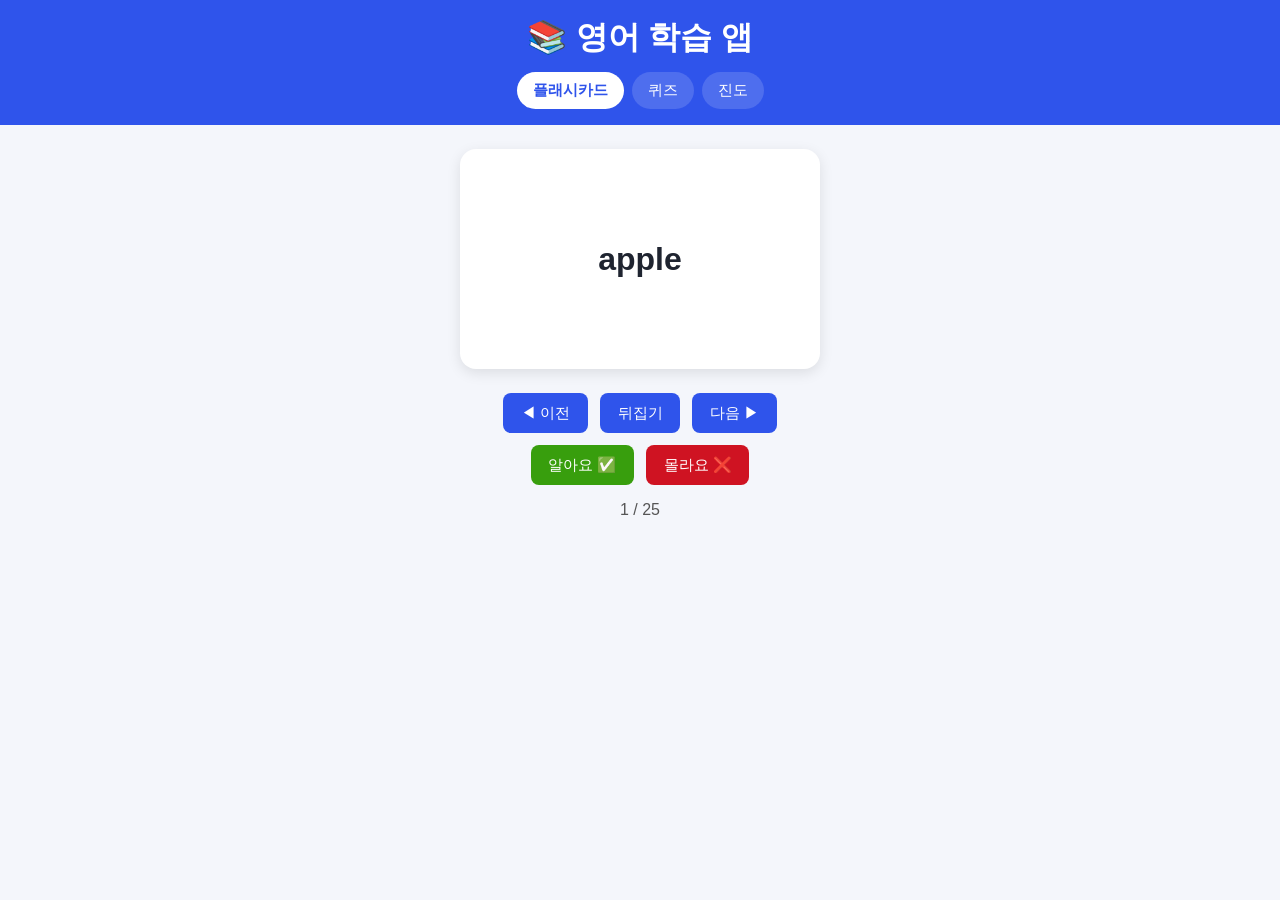
<file: index.html>
<!DOCTYPE html>
<html lang="ko">
<head>
<meta charset="UTF-8">
<meta name="viewport" content="width=device-width, initial-scale=1.0">
<title>영어 학습 앱</title>
<link rel="stylesheet" href="style.css">
</head>
<body>
  <header>
    <h1>📚 영어 학습 앱</h1>
    <nav>
      <button class="tab-btn active" data-tab="flashcards">플래시카드</button>
      <button class="tab-btn" data-tab="quiz">퀴즈</button>
      <button class="tab-btn" data-tab="progress">진도</button>
    </nav>
  </header>

  <main>
    <section id="flashcards" class="tab-panel active">
      <div class="card-area">
        <div id="flashcard" class="flashcard">
          <div class="card-face front" id="cardFront"></div>
          <div class="card-face back" id="cardBack"></div>
        </div>
      </div>
      <div class="controls">
        <button id="prevBtn">◀ 이전</button>
        <button id="flipBtn">뒤집기</button>
        <button id="nextBtn">다음 ▶</button>
      </div>
      <div class="controls">
        <button id="knowBtn" class="know-btn">알아요 ✅</button>
        <button id="dontKnowBtn" class="dontknow-btn">몰라요 ❌</button>
      </div>
      <p id="cardCounter"></p>
    </section>

    <section id="quiz" class="tab-panel">
      <div id="quizArea">
        <p id="quizQuestion" class="quiz-question"></p>
        <div id="quizOptions" class="quiz-options"></div>
        <p id="quizFeedback" class="quiz-feedback"></p>
        <button id="quizNextBtn" style="display:none;">다음 문제 ▶</button>
      </div>
      <p id="quizScore"></p>
    </section>

    <section id="progress" class="tab-panel">
      <h2>학습 진도</h2>
      <div class="stats">
        <div class="stat-box">
          <span class="stat-num" id="knownCount">0</span>
          <span class="stat-label">아는 단어</span>
        </div>
        <div class="stat-box">
          <span class="stat-num" id="unknownCount">0</span>
          <span class="stat-label">모르는 단어</span>
        </div>
        <div class="stat-box">
          <span class="stat-num" id="quizCorrect">0</span>
          <span class="stat-label">퀴즈 정답</span>
        </div>
        <div class="stat-box">
          <span class="stat-num" id="quizTotal">0</span>
          <span class="stat-label">퀴즈 총 문제</span>
        </div>
      </div>
      <button id="resetBtn">진도 초기화</button>
    </section>
  </main>

  <script src="words.js"></script>
  <script src="app.js"></script>
</body>
</html>
</file>
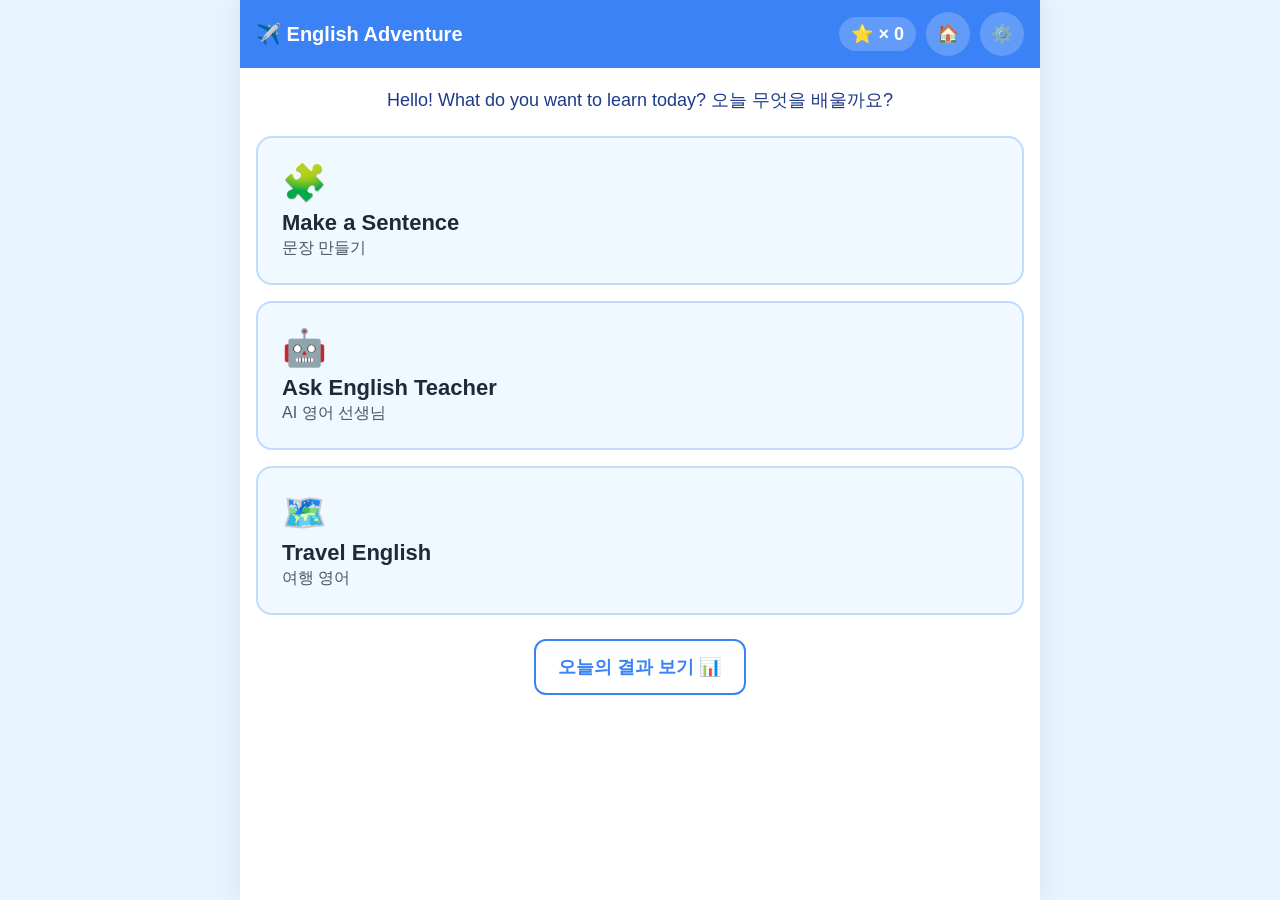
<file: english-adventure.html>
<!DOCTYPE html>
<html lang="ko">
<head>
<meta charset="UTF-8">
<meta name="viewport" content="width=device-width, initial-scale=1.0">
<title>✈️ English Adventure</title>
<style>
  * { box-sizing: border-box; }
  body {
    margin: 0;
    font-family: 'Segoe UI', 'Apple SD Gothic Neo', sans-serif;
    background: #E8F4FD;
    color: #1f2937;
    min-height: 100vh;
  }
  #app {
    max-width: 800px;
    margin: 0 auto;
    min-height: 100vh;
    background: #fff;
    box-shadow: 0 0 24px rgba(0,0,0,0.08);
    display: flex;
    flex-direction: column;
  }
  header {
    position: sticky;
    top: 0;
    z-index: 10;
    background: #3B82F6;
    color: white;
    padding: 12px 16px;
    display: flex;
    align-items: center;
    justify-content: space-between;
    flex-wrap: wrap;
    gap: 8px;
  }
  header .title {
    font-size: 20px;
    font-weight: bold;
  }
  header .right {
    display: flex;
    align-items: center;
    gap: 10px;
  }
  .stars {
    font-size: 18px;
    font-weight: bold;
    background: rgba(255,255,255,0.2);
    padding: 6px 12px;
    border-radius: 20px;
  }
  .icon-btn {
    background: rgba(255,255,255,0.2);
    border: none;
    color: white;
    font-size: 18px;
    width: 44px;
    height: 44px;
    border-radius: 50%;
    cursor: pointer;
  }
  .icon-btn:hover { background: rgba(255,255,255,0.35); }
  main {
    flex: 1;
    padding: 20px 16px 40px;
  }
  .btn {
    display: inline-block;
    background: #3B82F6;
    color: white;
    border: none;
    border-radius: 12px;
    padding: 14px 22px;
    font-size: 18px;
    min-height: 48px;
    cursor: pointer;
    font-weight: bold;
    transition: background .15s;
  }
  .btn:hover { background: #2563EB; }
  .btn:disabled { background: #93c5fd; cursor: not-allowed; }
  .btn-secondary {
    background: #fff;
    color: #3B82F6;
    border: 2px solid #3B82F6;
  }
  .btn-secondary:hover { background: #EFF6FF; }

  /* Home */
  .welcome {
    text-align: center;
    font-size: 18px;
    margin-bottom: 24px;
    color: #1e3a8a;
  }
  .mode-cards {
    display: flex;
    flex-direction: column;
    gap: 16px;
  }
  .mode-card {
    background: #F0F9FF;
    border: 2px solid #BFDBFE;
    border-radius: 16px;
    padding: 24px;
    cursor: pointer;
    text-align: left;
    transition: transform .12s, box-shadow .12s;
  }
  .mode-card:hover {
    transform: translateY(-2px);
    box-shadow: 0 6px 16px rgba(59,130,246,0.2);
    border-color: #3B82F6;
  }
  .mode-card .emoji { font-size: 36px; }
  .mode-card .name { font-size: 22px; font-weight: bold; margin: 6px 0 2px; }
  .mode-card .sub { font-size: 16px; color: #4b5563; }

  /* Sentence builder */
  .level-label {
    text-align: center;
    font-size: 18px;
    font-weight: bold;
    color: #1e40af;
    margin-bottom: 12px;
  }
  .assembly-area {
    min-height: 70px;
    background: #F0F9FF;
    border: 2px dashed #93C5FD;
    border-radius: 12px;
    display: flex;
    flex-wrap: wrap;
    gap: 8px;
    align-items: center;
    padding: 10px;
    margin-bottom: 20px;
  }
  .word-pool {
    display: flex;
    flex-wrap: wrap;
    gap: 8px;
    justify-content: center;
    margin-bottom: 20px;
  }
  .word-card {
    background: #fff;
    border: 2px solid #3B82F6;
    color: #1e3a8a;
    border-radius: 10px;
    padding: 10px 16px;
    font-size: 20px;
    cursor: pointer;
    min-height: 48px;
    display: flex;
    align-items: center;
  }
  .word-card:hover { background: #DBEAFE; }
  .feedback {
    text-align: center;
    font-size: 18px;
    font-weight: bold;
    padding: 14px;
    border-radius: 12px;
    margin-bottom: 16px;
  }
  .feedback.correct { background: #D1FAE5; color: #065F46; }
  .feedback.wrong { background: #FEF3C7; color: #92400E; }
  .center-row { text-align: center; }

  /* Chat */
  .chat-header {
    text-align: center;
    margin-bottom: 12px;
  }
  .chat-header .emoji { font-size: 48px; }
  .suggestions {
    display: flex;
    flex-wrap: wrap;
    gap: 8px;
    margin-bottom: 14px;
  }
  .suggestion-btn {
    background: #EFF6FF;
    border: 1px solid #93C5FD;
    color: #1e3a8a;
    border-radius: 20px;
    padding: 8px 14px;
    font-size: 15px;
    cursor: pointer;
  }
  .suggestion-btn:hover { background: #DBEAFE; }
  .chat-log {
    display: flex;
    flex-direction: column;
    gap: 10px;
    margin-bottom: 16px;
    max-height: 50vh;
    overflow-y: auto;
    padding-right: 4px;
  }
  .bubble {
    max-width: 85%;
    padding: 12px 14px;
    border-radius: 14px;
    font-size: 16px;
    line-height: 1.5;
    white-space: pre-wrap;
  }
  .bubble.user {
    align-self: flex-end;
    background: #3B82F6;
    color: white;
  }
  .bubble.ai {
    align-self: flex-start;
    background: #F0F9FF;
    color: #1f2937;
    border: 1px solid #BFDBFE;
  }
  .bubble.system-note {
    align-self: center;
    background: #FEF3C7;
    color: #92400E;
    font-size: 15px;
  }
  .chat-input-row {
    display: flex;
    gap: 8px;
  }
  .chat-input-row input {
    flex: 1;
    font-size: 16px;
    padding: 12px;
    border-radius: 10px;
    border: 2px solid #BFDBFE;
    min-height: 48px;
  }

  /* Modal */
  .modal-overlay {
    position: fixed;
    top: 0; left: 0; right: 0; bottom: 0;
    background: rgba(0,0,0,0.4);
    display: flex;
    align-items: center;
    justify-content: center;
    z-index: 50;
    padding: 16px;
  }
  .modal {
    background: white;
    border-radius: 16px;
    padding: 24px;
    max-width: 420px;
    width: 100%;
  }
  .modal h3 { margin-top: 0; }
  .modal input {
    width: 100%;
    font-size: 16px;
    padding: 12px;
    border-radius: 10px;
    border: 2px solid #BFDBFE;
    margin: 10px 0;
    min-height: 48px;
  }
  .modal-actions {
    display: flex;
    justify-content: flex-end;
    gap: 8px;
    margin-top: 10px;
  }

  /* Travel */
  .tabs {
    display: flex;
    gap: 6px;
    margin-bottom: 16px;
    flex-wrap: wrap;
  }
  .tab-btn {
    flex: 1;
    min-width: 90px;
    border: none;
    border-radius: 10px;
    padding: 10px 6px;
    font-size: 15px;
    font-weight: bold;
    cursor: pointer;
    color: white;
    min-height: 48px;
  }
  .tab-btn.restaurant { background: #F59E0B; }
  .tab-btn.hotel { background: #8B5CF6; }
  .tab-btn.shopping { background: #10B981; }
  .tab-btn.way { background: #3B82F6; }
  .tab-btn.inactive { opacity: 0.45; }

  .phrase-cards {
    display: flex;
    flex-direction: column;
    gap: 12px;
  }
  .phrase-card {
    border: 2px solid #BFDBFE;
    border-radius: 14px;
    padding: 16px;
    cursor: pointer;
    position: relative;
  }
  .phrase-card.done { border-color: #10B981; background: #ECFDF5; }
  .phrase-card .eng {
    font-size: 21px;
    font-weight: bold;
    color: #1e3a8a;
  }
  .phrase-card .hint {
    font-size: 14px;
    color: #6b7280;
    margin-top: 4px;
  }
  .phrase-card .back {
    margin-top: 10px;
    font-size: 16px;
    color: #374151;
    border-top: 1px dashed #BFDBFE;
    padding-top: 10px;
  }
  .phrase-card .check {
    position: absolute;
    top: 12px;
    right: 14px;
    font-size: 20px;
  }
  .card-actions {
    display: flex;
    gap: 8px;
    margin-top: 10px;
    flex-wrap: wrap;
  }
  .small-btn {
    background: #EFF6FF;
    border: 1px solid #93C5FD;
    color: #1e3a8a;
    border-radius: 8px;
    padding: 8px 12px;
    font-size: 15px;
    cursor: pointer;
    min-height: 40px;
  }
  .write-row {
    display: flex;
    gap: 8px;
    margin-top: 8px;
  }
  .write-row input {
    flex: 1;
    font-size: 15px;
    padding: 8px;
    border-radius: 8px;
    border: 1px solid #BFDBFE;
  }
  .category-done {
    text-align: center;
    background: #D1FAE5;
    color: #065F46;
    font-weight: bold;
    padding: 12px;
    border-radius: 12px;
    margin-top: 16px;
  }

  /* Result */
  .result-stars {
    text-align: center;
    font-size: 40px;
    margin: 20px 0 8px;
  }
  .result-msg {
    text-align: center;
    font-size: 22px;
    font-weight: bold;
    color: #1e40af;
    margin-bottom: 16px;
  }
  .summary-box {
    background: #F0F9FF;
    border-radius: 12px;
    padding: 16px;
    font-size: 16px;
    margin-bottom: 20px;
    line-height: 1.6;
  }

  @media (max-width: 480px) {
    header .title { font-size: 17px; }
    .word-card { font-size: 17px; padding: 8px 12px; }
  }
</style>
</head>
<body>
<div id="app">
  <header>
    <div class="title">✈️ English Adventure</div>
    <div class="right">
      <div class="stars" id="starDisplay">⭐ × 0</div>
      <button class="icon-btn" id="homeBtn" title="홈으로">🏠</button>
      <button class="icon-btn" id="settingsBtn" title="설정">⚙️</button>
    </div>
  </header>
  <main id="main"></main>
</div>

<script>
(function() {
  "use strict";

  /* ---------------- State ---------------- */
  const state = {
    screen: 'home',
    stars: 0,
    apiKey: '',
    completedModes: new Set(),
    learnedPhrasesCount: 0,

    sentence: {
      level: 1,
      problemIndex: 0,
      pool: [],
      assembled: [],
      correctCount: 0,
      feedback: null
    },
    chat: {
      messages: []
    },
    travel: {
      tab: 'restaurant',
      flipped: {},
      doneCards: {},
      writeOpen: {}
    }
  };

  const SYSTEM_PROMPT =
`You are a friendly English teacher for Korean elementary school students (ages 6-12, intermediate level).

Rules:
1. Always respond in BOTH English and Korean.
   - English explanation first (simple, short sentences)
   - Korean translation/explanation right after in parentheses or on the next line
2. Use very simple English (A1-A2 level vocabulary)
3. Always give 1 example sentence using the word or expression
4. If the student asks in Korean, answer in both Korean and English
5. End every response with an encouraging phrase like "Great question! 잘 물어봤어요! 😊" or "You're doing great! 잘하고 있어요! ⭐"
6. Keep responses SHORT — maximum 5-6 lines total
7. Never discuss topics unrelated to English learning
8. If unsure, say "That's a great question! Let me explain simply. 좋은 질문이에요! 쉽게 설명할게요!"`;

  /* ---------------- Data ---------------- */
  const SENTENCE_LEVELS = {
    1: [
      { words: ["I", "like", "apples"], answer: "I like apples." },
      { words: ["She", "is", "happy"], answer: "She is happy." },
      { words: ["He", "can", "swim"], answer: "He can swim." },
      { words: ["We", "have", "fun"], answer: "We have fun." },
      { words: ["They", "play", "soccer"], answer: "They play soccer." }
    ],
    2: [
      { words: ["I", "want", "a", "banana"], answer: "I want a banana." },
      { words: ["She", "has", "a", "cat"], answer: "She has a cat." },
      { words: ["He", "is", "very", "tall"], answer: "He is very tall." },
      { words: ["We", "like", "ice", "cream"], answer: "We like ice cream." },
      { words: ["They", "go", "to", "school"], answer: "They go to school." }
    ],
    3: [
      { words: ["I", "can", "ride", "a", "bike"], answer: "I can ride a bike." },
      { words: ["She", "wants", "to", "eat", "pizza"], answer: "She wants to eat pizza." },
      { words: ["He", "is", "playing", "the", "piano"], answer: "He is playing the piano." },
      { words: ["We", "are", "going", "to", "the", "park"], answer: "We are going to the park." },
      { words: ["They", "have", "a", "big", "yellow", "dog"], answer: "They have a big yellow dog." }
    ]
  };

  const TRAVEL_DATA = {
    restaurant: {
      label: "🍽️ At the Restaurant", sub: "식당에서", cls: "restaurant",
      phrases: [
        { en: "Can I have a menu, please?", ko: "메뉴판 주세요.", hint: "캔 아이 해브 어 메뉴 플리즈", usage: "식당에 들어가서 메뉴판을 요청할 때 사용해요." },
        { en: "I would like pizza, please.", ko: "피자 주세요.", hint: "아이 우드 라이크 피자 플리즈", usage: "음식을 주문할 때 사용해요." },
        { en: "How much is this?", ko: "이것은 얼마예요?", hint: "하우 머치 이즈 디스", usage: "가격을 물어볼 때 사용해요." },
        { en: "It's delicious! Thank you!", ko: "맛있어요! 감사합니다!", hint: "잇츠 딜리셔스 땡큐", usage: "음식이 맛있을 때 칭찬하는 표현이에요." },
        { en: "Check, please.", ko: "계산서 주세요.", hint: "체크 플리즈", usage: "식사를 마치고 계산을 요청할 때 사용해요." }
      ]
    },
    hotel: {
      label: "🏨 At the Hotel", sub: "호텔에서", cls: "hotel",
      phrases: [
        { en: "I have a reservation.", ko: "예약했어요.", hint: "아이 해브 어 레저베이션", usage: "체크인할 때 예약을 알려주는 표현이에요." },
        { en: "Where is my room?", ko: "제 방이 어디예요?", hint: "웨얼 이즈 마이 룸", usage: "방의 위치를 물을 때 사용해요." },
        { en: "Can I have more towels?", ko: "수건을 더 주실 수 있어요?", hint: "캔 아이 해브 모어 타월즈", usage: "필요한 물건을 추가로 요청할 때 사용해요." },
        { en: "What time is breakfast?", ko: "아침 식사는 몇 시예요?", hint: "왓 타임 이즈 브렉퍼스트", usage: "조식 시간을 물을 때 사용해요." },
        { en: "Thank you for your help!", ko: "도와주셔서 감사합니다!", hint: "땡큐 포 유어 헬프", usage: "도움을 받은 후 감사를 표현할 때 사용해요." }
      ]
    },
    shopping: {
      label: "🛍️ Shopping", sub: "쇼핑할 때", cls: "shopping",
      phrases: [
        { en: "How much is this?", ko: "이것은 얼마예요?", hint: "하우 머치 이즈 디스", usage: "물건의 가격을 물을 때 사용해요." },
        { en: "Do you have this in another color?", ko: "다른 색깔도 있나요?", hint: "두 유 해브 디스 인 어나더 컬러", usage: "다른 색상이 있는지 물을 때 사용해요." },
        { en: "Can I try this on?", ko: "이것을 입어봐도 될까요?", hint: "캔 아이 트라이 디스 온", usage: "옷을 입어보고 싶을 때 사용해요." },
        { en: "I'll take this one.", ko: "이것으로 할게요.", hint: "아윌 테이크 디스 원", usage: "구매를 결정할 때 사용해요." },
        { en: "Do you have a bag?", ko: "가방 있나요?", hint: "두 유 해브 어 백", usage: "쇼핑백이 필요할 때 사용해요." }
      ]
    },
    way: {
      label: "🗺️ Finding the Way", sub: "길 찾을 때", cls: "way",
      phrases: [
        { en: "Excuse me, where is the bathroom?", ko: "실례합니다, 화장실이 어디예요?", hint: "익스큐즈 미 웨얼 이즈 더 배스룸", usage: "화장실 위치를 물을 때 사용해요." },
        { en: "How do I get to the subway?", ko: "지하철은 어떻게 가요?", hint: "하우 두 아이 겟 투 더 서브웨이", usage: "지하철 가는 길을 물을 때 사용해요." },
        { en: "Is it far from here?", ko: "여기서 멀어요?", hint: "이즈 잇 파 프롬 히어", usage: "거리를 물을 때 사용해요." },
        { en: "Turn left / Turn right.", ko: "왼쪽으로 / 오른쪽으로 도세요.", hint: "턴 레프트 / 턴 라이트", usage: "방향을 알려줄 때 사용해요." },
        { en: "Thank you so much!", ko: "정말 감사합니다!", hint: "땡큐 쏘 머치", usage: "도움을 받고 크게 감사를 표현할 때 사용해요." }
      ]
    }
  };

  /* ---------------- Helpers ---------------- */
  function el(tag, props, children) {
    const e = document.createElement(tag);
    if (props) {
      Object.keys(props).forEach(k => {
        if (k === 'class') e.className = props[k];
        else if (k === 'text') e.textContent = props[k];
        else if (k.startsWith('on')) e.addEventListener(k.slice(2).toLowerCase(), props[k]);
        else e.setAttribute(k, props[k]);
      });
    }
    (children || []).forEach(c => { if (c) e.appendChild(c); });
    return e;
  }

  function shuffle(arr) {
    const a = arr.slice();
    for (let i = a.length - 1; i > 0; i--) {
      const j = Math.floor(Math.random() * (i + 1));
      [a[i], a[j]] = [a[j], a[i]];
    }
    return a;
  }

  function addStars(n) {
    state.stars += n;
    document.getElementById('starDisplay').textContent = `⭐ × ${state.stars % 1 === 0 ? state.stars : state.stars.toFixed(1)}`;
  }

  function setScreen(screen) {
    state.screen = screen;
    render();
  }

  /* ---------------- Render root ---------------- */
  function render() {
    const main = document.getElementById('main');
    main.innerHTML = '';
    document.getElementById('starDisplay').textContent = `⭐ × ${state.stars % 1 === 0 ? state.stars : state.stars.toFixed(1)}`;

    if (state.screen === 'home') main.appendChild(renderHome());
    else if (state.screen === 'sentence') main.appendChild(renderSentence());
    else if (state.screen === 'chat') main.appendChild(renderChat());
    else if (state.screen === 'travel') main.appendChild(renderTravel());
    else if (state.screen === 'result') main.appendChild(renderResult());
  }

  /* ---------------- Home ---------------- */
  function renderHome() {
    const wrap = el('div', {});
    wrap.appendChild(el('div', { class: 'welcome', text: 'Hello! What do you want to learn today? 오늘 무엇을 배울까요?' }));

    const cards = el('div', { class: 'mode-cards' });

    cards.appendChild(el('div', { class: 'mode-card', onClick: () => {
      resetSentenceMode();
      setScreen('sentence');
    }}, [
      el('div', { class: 'emoji', text: '🧩' }),
      el('div', { class: 'name', text: 'Make a Sentence' }),
      el('div', { class: 'sub', text: '문장 만들기' })
    ]));

    cards.appendChild(el('div', { class: 'mode-card', onClick: () => setScreen('chat') }, [
      el('div', { class: 'emoji', text: '🤖' }),
      el('div', { class: 'name', text: 'Ask English Teacher' }),
      el('div', { class: 'sub', text: 'AI 영어 선생님' })
    ]));

    cards.appendChild(el('div', { class: 'mode-card', onClick: () => setScreen('travel') }, [
      el('div', { class: 'emoji', text: '🗺️' }),
      el('div', { class: 'name', text: 'Travel English' }),
      el('div', { class: 'sub', text: '여행 영어' })
    ]));

    wrap.appendChild(cards);

    const resultRow = el('div', { class: 'center-row', style: 'margin-top:24px;' });
    resultRow.appendChild(el('button', { class: 'btn btn-secondary', text: '오늘의 결과 보기 📊', onClick: () => setScreen('result') }));
    wrap.appendChild(resultRow);

    return wrap;
  }

  /* ---------------- Sentence Builder ---------------- */
  function resetSentenceMode() {
    state.sentence.level = 1;
    state.sentence.problemIndex = 0;
    state.sentence.correctCount = 0;
    state.sentence.feedback = null;
    loadSentenceProblem();
  }

  function loadSentenceProblem() {
    const s = state.sentence;
    const problem = SENTENCE_LEVELS[s.level][s.problemIndex];
    s.pool = shuffle(problem.words.map((w, i) => ({ word: w, id: i + '_' + w })));
    s.assembled = [];
    s.feedback = null;
  }

  function renderSentence() {
    const s = state.sentence;
    const wrap = el('div', {});
    wrap.appendChild(el('div', { class: 'level-label', text: `Level ${s.level} — Sentence ${s.problemIndex + 1} / 5` }));

    if (s.feedback) {
      wrap.appendChild(el('div', { class: `feedback ${s.feedback.ok ? 'correct' : 'wrong'}`, text: s.feedback.text }));
    }

    const assembly = el('div', { class: 'assembly-area' });
    s.assembled.forEach((item, idx) => {
      assembly.appendChild(el('div', { class: 'word-card', text: item.word, onClick: () => {
        s.assembled.splice(idx, 1);
        s.pool.push(item);
        render();
      }}));
    });
    wrap.appendChild(assembly);

    const pool = el('div', { class: 'word-pool' });
    s.pool.forEach((item, idx) => {
      pool.appendChild(el('div', { class: 'word-card', text: item.word, onClick: () => {
        s.pool.splice(idx, 1);
        s.assembled.push(item);
        render();
      }}));
    });
    wrap.appendChild(pool);

    const row = el('div', { class: 'center-row' });
    const checkBtn = el('button', {
      class: 'btn',
      text: 'Check!',
      onClick: checkSentence
    });
    if (s.assembled.length !== SENTENCE_LEVELS[s.level][s.problemIndex].words.length) {
      checkBtn.disabled = true;
    }
    row.appendChild(checkBtn);
    wrap.appendChild(row);

    return wrap;
  }

  function checkSentence() {
    const s = state.sentence;
    const problem = SENTENCE_LEVELS[s.level][s.problemIndex];
    const built = s.assembled.map(i => i.word).join(' ') + '.';
    const ok = built === problem.answer;

    if (ok) {
      s.correctCount++;
      addStars(1);
      s.feedback = { ok: true, text: '⭐ Great job! Perfect sentence!' };
    } else {
      s.feedback = { ok: false, text: `😊 Good try! The correct answer is: ${problem.answer} Let's try again!` };
    }
    render();

    setTimeout(() => {
      if (!ok) {
        loadSentenceProblem();
        render();
        return;
      }
      advanceSentence();
    }, 1400);
  }

  function advanceSentence() {
    const s = state.sentence;
    s.problemIndex++;
    if (s.problemIndex >= SENTENCE_LEVELS[s.level].length) {
      const levelComplete = `🎉 Level ${s.level} Complete! You got ${s.correctCount}/5 stars!`;
      if (s.level >= 3) {
        state.completedModes.add('sentence');
        alert(levelComplete + "\n\n전체 완료! 결과 화면으로 이동합니다.");
        setScreen('result');
        return;
      } else {
        alert(levelComplete);
        s.level++;
        s.problemIndex = 0;
        s.correctCount = 0;
        loadSentenceProblem();
        render();
        return;
      }
    }
    loadSentenceProblem();
    render();
  }

  /* ---------------- Chat / AI Teacher ---------------- */
  function renderChat() {
    const wrap = el('div', {});
    wrap.appendChild(el('div', { class: 'chat-header' }, [
      el('div', { class: 'emoji', text: '🤖' }),
      el('div', { text: 'Ask English Teacher 영어 선생님께 물어보세요' })
    ]));

    const suggestions = el('div', { class: 'suggestions' });
    [
      "What does '______' mean?",
      "How do you use '______' in a sentence?",
      "How do you say '______' in English?"
    ].forEach(q => {
      suggestions.appendChild(el('button', { class: 'suggestion-btn', text: q, onClick: () => {
        document.getElementById('chatInput').value = q;
      }}));
    });
    wrap.appendChild(suggestions);

    const log = el('div', { class: 'chat-log', id: 'chatLog' });
    if (!state.apiKey) {
      log.appendChild(el('div', { class: 'bubble system-note', text: 'API 키를 입력해야 AI 선생님을 만날 수 있어요. 선생님께 여쭤보세요! (⚙️ 설정 버튼을 눌러주세요)' }));
    }
    state.chat.messages.forEach(m => {
      log.appendChild(el('div', { class: `bubble ${m.role === 'user' ? 'user' : 'ai'}`, text: m.text }));
    });
    wrap.appendChild(log);

    const inputRow = el('div', { class: 'chat-input-row' });
    const input = el('input', { id: 'chatInput', placeholder: '궁금한 것을 물어보세요...' });
    input.addEventListener('keydown', (e) => { if (e.key === 'Enter') sendChat(); });
    inputRow.appendChild(input);
    inputRow.appendChild(el('button', { class: 'btn', text: 'Ask! 물어보기', id: 'askBtn', onClick: sendChat }));
    wrap.appendChild(inputRow);

    setTimeout(() => { log.scrollTop = log.scrollHeight; }, 0);
    return wrap;
  }

  async function sendChat() {
    const input = document.getElementById('chatInput');
    const text = input.value.trim();
    if (!text) return;

    if (!state.apiKey) {
      alert('API 키를 입력해야 AI 선생님을 만날 수 있어요. ⚙️ 설정 버튼을 눌러주세요!');
      return;
    }

    state.chat.messages.push({ role: 'user', text });
    input.value = '';
    render();

    const log = document.getElementById('chatLog');
    log.appendChild(el('div', { class: 'bubble ai', id: 'thinkingBubble', text: '선생님이 생각하는 중이에요... 🤔' }));
    log.scrollTop = log.scrollHeight;

    const askBtn = document.getElementById('askBtn');
    if (askBtn) askBtn.disabled = true;

    try {
      const response = await fetch("https://api.anthropic.com/v1/messages", {
        method: "POST",
        headers: {
          "Content-Type": "application/json",
          "x-api-key": state.apiKey,
          "anthropic-version": "2023-06-01",
          "anthropic-dangerous-direct-browser-access": "true"
        },
        body: JSON.stringify({
          model: "claude-sonnet-4-6",
          max_tokens: 300,
          system: SYSTEM_PROMPT,
          messages: [{ role: "user", content: text }]
        })
      });

      if (!response.ok) throw new Error('API error');
      const data = await response.json();
      const aiText = (data.content && data.content[0] && data.content[0].text) || '죄송해요, 응답을 받지 못했어요.';
      state.chat.messages.push({ role: 'ai', text: aiText });
      state.completedModes.add('chat');
    } catch (err) {
      state.chat.messages.push({ role: 'ai', text: '잠깐 연결이 안 됐어요. 다시 눌러보세요! 😊' });
    } finally {
      render();
    }
  }

  /* ---------------- Settings Modal ---------------- */
  function openSettingsModal() {
    const overlay = el('div', { class: 'modal-overlay', id: 'settingsOverlay' });
    const modal = el('div', { class: 'modal' });
    modal.appendChild(el('h3', { text: '⚙️ 설정' }));
    modal.appendChild(el('div', { text: 'Anthropic API 키를 입력하세요 (브라우저 메모리에만 저장됩니다).' }));
    const input = el('input', { type: 'password', placeholder: 'sk-ant-...', value: state.apiKey });
    modal.appendChild(input);

    const actions = el('div', { class: 'modal-actions' });
    actions.appendChild(el('button', { class: 'btn btn-secondary', text: '닫기', onClick: () => overlay.remove() }));
    actions.appendChild(el('button', { class: 'btn', text: '저장', onClick: () => {
      state.apiKey = input.value.trim();
      overlay.remove();
      render();
    }}));
    modal.appendChild(actions);

    overlay.appendChild(modal);
    overlay.addEventListener('click', (e) => { if (e.target === overlay) overlay.remove(); });
    document.body.appendChild(overlay);
    input.focus();
  }

  /* ---------------- Travel English ---------------- */
  function renderTravel() {
    const wrap = el('div', {});
    const tabs = el('div', { class: 'tabs' });
    Object.keys(TRAVEL_DATA).forEach(key => {
      const data = TRAVEL_DATA[key];
      const active = state.travel.tab === key;
      tabs.appendChild(el('button', {
        class: `tab-btn ${data.cls} ${active ? '' : 'inactive'}`,
        text: data.label,
        onClick: () => { state.travel.tab = key; render(); }
      }));
    });
    wrap.appendChild(tabs);

    const currentKey = state.travel.tab;
    const data = TRAVEL_DATA[currentKey];
    wrap.appendChild(el('div', { class: 'level-label', text: `${data.label} — ${data.sub}` }));

    const cardsWrap = el('div', { class: 'phrase-cards' });
    const doneMap = state.travel.doneCards[currentKey] || (state.travel.doneCards[currentKey] = {});
    const flipMap = state.travel.flipped[currentKey] || (state.travel.flipped[currentKey] = {});
    const writeMap = state.travel.writeOpen[currentKey] || (state.travel.writeOpen[currentKey] = {});

    data.phrases.forEach((p, idx) => {
      const isFlipped = !!flipMap[idx];
      const isDone = !!doneMap[idx];
      const card = el('div', { class: `phrase-card ${isDone ? 'done' : ''}` });

      if (isDone) card.appendChild(el('div', { class: 'check', text: '✅' }));

      card.addEventListener('click', (e) => {
        if (e.target.closest('button') || e.target.closest('input')) return;
        flipMap[idx] = !flipMap[idx];
        render();
      });

      if (!isFlipped) {
        card.appendChild(el('div', { class: 'eng', text: p.en }));
        card.appendChild(el('div', { class: 'hint', text: p.hint }));
      } else {
        card.appendChild(el('div', { class: 'eng', text: p.en }));
        card.appendChild(el('div', { class: 'back' }, [
          el('div', { text: p.ko, style: 'font-weight:bold;font-size:18px;' }),
          el('div', { text: p.usage, style: 'margin-top:4px;' })
        ]));

        const actions = el('div', { class: 'card-actions' });
        if (!isDone) {
          actions.appendChild(el('button', { class: 'small-btn', text: 'I learned this! ✅', onClick: () => {
            doneMap[idx] = true;
            addStars(0.5);
            state.learnedPhrasesCount++;
            checkCategoryComplete(currentKey);
            render();
          }}));
        }
        actions.appendChild(el('button', { class: 'small-btn', text: 'Write it! ✏️', onClick: () => {
          writeMap[idx] = !writeMap[idx];
          render();
        }}));
        card.appendChild(actions);

        if (writeMap[idx]) {
          const writeRow = el('div', { class: 'write-row' });
          const writeInput = el('input', { placeholder: 'Type the phrase exactly...' });
          writeRow.appendChild(writeInput);
          writeRow.appendChild(el('button', { class: 'small-btn', text: 'Submit', onClick: () => {
            if (writeInput.value.trim() === p.en) {
              addStars(0.5);
              alert('⭐ Perfect! You wrote it correctly!');
              writeMap[idx] = false;
              render();
            } else {
              alert('😊 Almost there! Check the spelling and try again.');
            }
          }}));
          card.appendChild(writeRow);
        }
      }

      cardsWrap.appendChild(card);
    });

    wrap.appendChild(cardsWrap);

    const allDone = data.phrases.every((_, idx) => doneMap[idx]);
    if (allDone) {
      const catName = data.label.replace(/^[^\s]+\s/, '');
      wrap.appendChild(el('div', { class: 'category-done', text: `🎉 You know all ${catName} phrases! 대단해요!` }));
    }

    return wrap;
  }

  function checkCategoryComplete(key) {
    const data = TRAVEL_DATA[key];
    const doneMap = state.travel.doneCards[key];
    const allDone = data.phrases.every((_, idx) => doneMap[idx]);
    if (allDone) {
      state.completedModes.add('travel_' + key);
      if (['restaurant', 'hotel', 'shopping', 'way'].every(k => state.completedModes.has('travel_' + k))) {
        state.completedModes.add('travel');
      }
    }
  }

  /* ---------------- Result ---------------- */
  function renderResult() {
    const wrap = el('div', {});
    wrap.appendChild(el('div', { class: 'result-stars', text: `⭐ × ${state.stars % 1 === 0 ? state.stars : state.stars.toFixed(1)}` }));

    let msg;
    const s = state.stars;
    if (s >= 16) msg = 'Amazing English Explorer! 영어 탐험가 최고! 🚀';
    else if (s >= 11) msg = 'Excellent! 훌륭해요! 🏆';
    else if (s >= 6) msg = 'Well done! 잘했어요! 🌟';
    else msg = 'Good start! 시작이 반이에요! 😊';

    wrap.appendChild(el('div', { class: 'result-msg', text: msg }));

    const modeNames = {
      sentence: 'Make a Sentence',
      chat: 'Ask English Teacher',
      travel: 'Travel English'
    };
    const completedList = ['sentence', 'chat', 'travel'].filter(m => state.completedModes.has(m));

    const summary = el('div', { class: 'summary-box' });
    summary.appendChild(el('div', { text: `오늘의 학습 요약`, style: 'font-weight:bold;font-size:18px;margin-bottom:8px;' }));
    summary.appendChild(el('div', { text: `완료한 모드: ${completedList.length}개 (${completedList.map(m => modeNames[m]).join(', ') || '없음'})` }));
    summary.appendChild(el('div', { text: `배운 여행 표현: ${state.learnedPhrasesCount}개` }));
    wrap.appendChild(summary);

    const row = el('div', { class: 'center-row' });
    row.appendChild(el('button', { class: 'btn', text: 'Play Again 다시하기', onClick: () => setScreen('home') }));
    wrap.appendChild(row);

    return wrap;
  }

  /* ---------------- Header buttons ---------------- */
  document.getElementById('homeBtn').addEventListener('click', () => setScreen('home'));
  document.getElementById('settingsBtn').addEventListener('click', openSettingsModal);

  /* ---------------- Init ---------------- */
  render();
})();
</script>
</body>
</html>
</file>
<file: style.css>
* { box-sizing: border-box; }
body {
  margin: 0;
  font-family: -apple-system, BlinkMacSystemFont, "Segoe UI", Roboto, "Apple SD Gothic Neo", sans-serif;
  background: #f4f6fb;
  color: #1f2430;
}
header {
  background: #2f54eb;
  color: white;
  padding: 1rem;
  text-align: center;
}
header h1 { margin: 0 0 0.75rem; }
nav { display: flex; justify-content: center; gap: 0.5rem; flex-wrap: wrap; }
.tab-btn {
  background: rgba(255,255,255,0.15);
  border: none;
  color: white;
  padding: 0.5rem 1rem;
  border-radius: 999px;
  cursor: pointer;
  font-size: 0.95rem;
}
.tab-btn.active { background: white; color: #2f54eb; font-weight: bold; }

main { max-width: 600px; margin: 0 auto; padding: 1.5rem; }

.tab-panel { display: none; }
.tab-panel.active { display: block; }

.card-area { display: flex; justify-content: center; margin-bottom: 1.5rem; }
.flashcard {
  width: 100%;
  max-width: 360px;
  height: 220px;
  position: relative;
  cursor: pointer;
}
.card-face {
  position: absolute;
  inset: 0;
  display: flex;
  align-items: center;
  justify-content: center;
  font-size: 2rem;
  font-weight: bold;
  border-radius: 16px;
  background: white;
  box-shadow: 0 4px 14px rgba(0,0,0,0.1);
}
.card-face.back { background: #2f54eb; color: white; display: none; }
.flashcard.flipped .card-face.front { display: none; }
.flashcard.flipped .card-face.back { display: flex; }

.controls { display: flex; justify-content: center; gap: 0.75rem; margin-bottom: 0.75rem; flex-wrap: wrap; }
button {
  border: none;
  border-radius: 8px;
  padding: 0.6rem 1.1rem;
  font-size: 0.95rem;
  cursor: pointer;
  background: #2f54eb;
  color: white;
}
button:hover { background: #1939b7; }
.know-btn { background: #389e0d; }
.know-btn:hover { background: #2b7a0a; }
.dontknow-btn { background: #cf1322; }
.dontknow-btn:hover { background: #a30f1b; }

#cardCounter { text-align: center; color: #555; }

.quiz-question { font-size: 1.4rem; text-align: center; margin: 1.5rem 0; }
.quiz-options { display: grid; gap: 0.6rem; }
.quiz-options button {
  background: white;
  color: #1f2430;
  border: 2px solid #d9d9d9;
  text-align: left;
}
.quiz-options button.correct { background: #d9f7be; border-color: #389e0d; }
.quiz-options button.wrong { background: #fff1f0; border-color: #cf1322; }
.quiz-feedback { text-align: center; font-weight: bold; min-height: 1.5rem; }
#quizScore { text-align: center; color: #555; }
#quizNextBtn { display: block; margin: 0.75rem auto; }

.stats { display: grid; grid-template-columns: repeat(2, 1fr); gap: 1rem; margin: 1.5rem 0; }
.stat-box {
  background: white;
  border-radius: 12px;
  padding: 1rem;
  text-align: center;
  box-shadow: 0 2px 8px rgba(0,0,0,0.08);
}
.stat-num { display: block; font-size: 1.8rem; font-weight: bold; color: #2f54eb; }
.stat-label { color: #666; font-size: 0.9rem; }
#resetBtn { display: block; margin: 0 auto; background: #cf1322; }
#resetBtn:hover { background: #a30f1b; }
</file>
